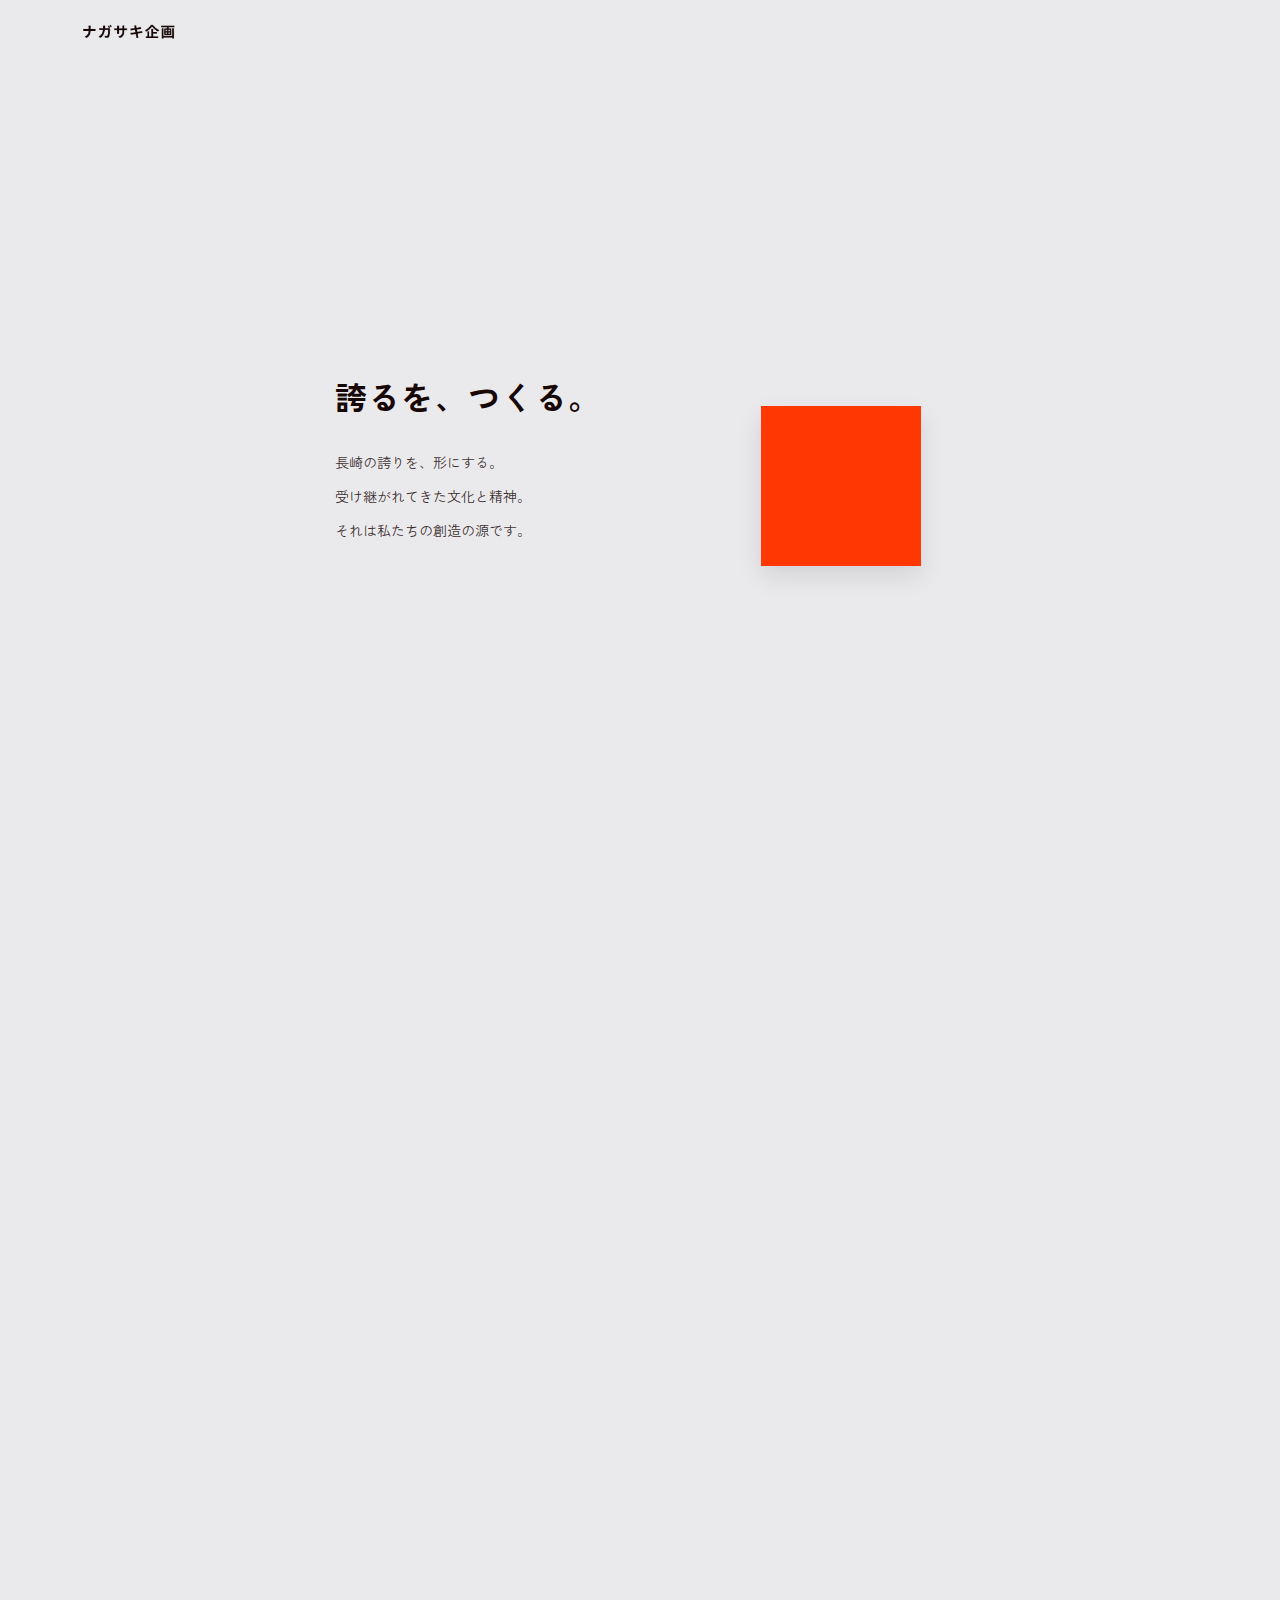
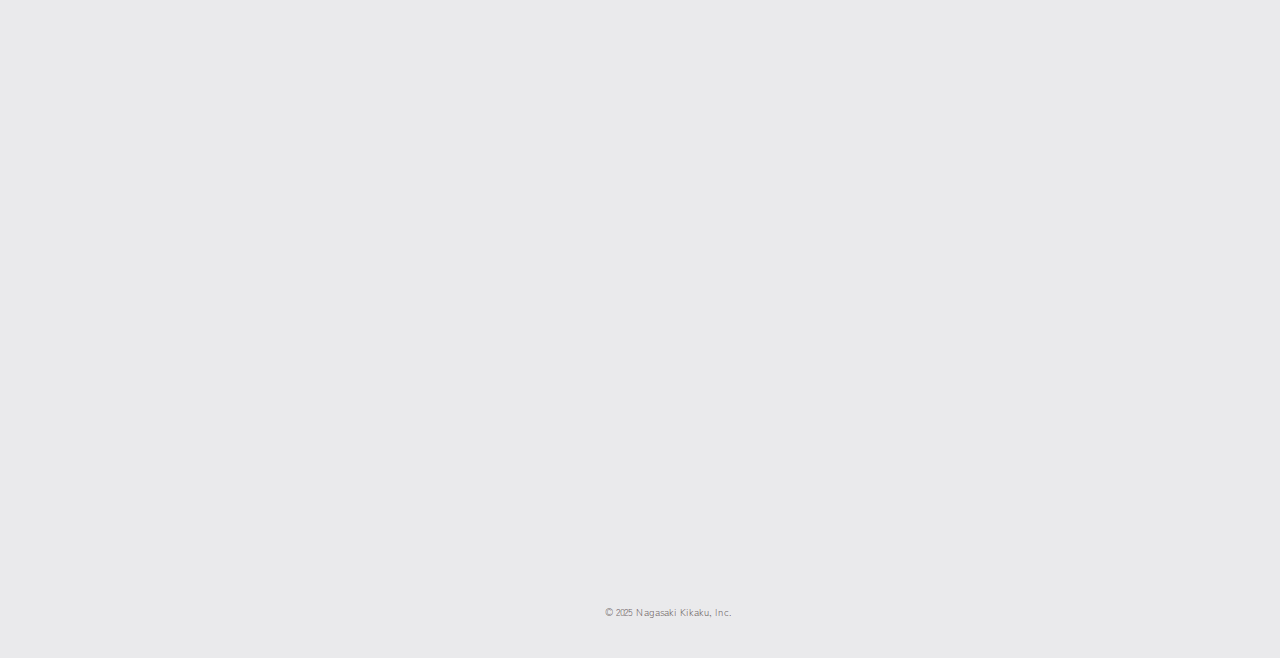
<file: index.html>
<!DOCTYPE html>
<html lang="ja">
<head>
    <meta charset="UTF-8">
    <meta name="viewport" content="width=device-width, initial-scale=1.0">
    <title>株式会社ナガサキ企画（Nagasaki Kikaku, Inc.） | マーケティング支援・集客支援・事業開発・広告運用・Webサイト制作</title>
    <meta name="description" content="誇るを、つくる。経営やマーケティング、集客支援専門の株式会社ナガサキ企画。事業開発支援、広告運用代行、Webサイト制作、集客戦略立案を成果報酬型で提供。売上アップと事業成長をサポートします。">
    <meta name="keywords" content="マーケティング支援,集客支援,事業開発支援,広告運用,Web制作,長崎,ナガサキ企画,集客戦略,売上アップ,成果報酬,デジタルマーケティング,広告代行,ホームページ制作,SEO対策">
    <meta name="author" content="ナガサキ企画">
    <meta name="robots" content="index, follow">
    <link rel="canonical" href="https://nagasaki-kikaku.com/">
    
    <!-- Favicon -->
    <link rel="icon" type="image/png" sizes="32x32" href="assets/favicon.png">
    <link rel="icon" type="image/png" sizes="16x16" href="assets/favicon.png">
    <link rel="apple-touch-icon" sizes="180x180" href="assets/favicon.png">
    
    <!-- Open Graph / Facebook -->
    <meta property="og:type" content="website">
    <meta property="og:url" content="https://nagasaki-kikaku.com/">
    <meta property="og:title" content="株式会社ナガサキ企画（Nagasaki Kikaku, Inc.）｜誇るを、つくる。経営やマーケティング支援・集客支援・事業開発ならナガサキ企画">
    <meta property="og:description" content="誇るを、つくる。経営やマーケティング・集客支援専門のナガサキ企画。事業開発支援、広告運用代行、Webサイト制作、集客戦略立案を成果報酬型で提供。">
    <meta property="og:image" content="https://nagasaki-kikaku.com/assets/thumbnail.png">
    <meta property="og:locale" content="ja_JP">
    <meta property="og:site_name" content="ナガサキ企画">
    
    <!-- Twitter -->
    <meta name="twitter:card" content="summary">
    <meta name="twitter:url" content="https://nagasaki-kikaku.com/">
    <meta name="twitter:title" content="株式会社ナガサキ企画（Nagasaki Kikaku, Inc.）｜誇るを、つくる。経営やマーケティング支援・集客支援・事業開発ならナガサキ企画">
    <meta name="twitter:description" content="誇るを、つくる。経営やマーケティング・集客支援専門のナガサキ企画。事業開発支援、広告運用代行、Webサイト制作、集客戦略立案を成果報酬型で提供。">
    <meta name="twitter:image" content="https://nagasaki-kikaku.com/assets/thumbnail.png">
    <link rel="preconnect" href="https://fonts.googleapis.com">
    <link rel="preconnect" href="https://fonts.gstatic.com" crossorigin>
    <link href="https://fonts.googleapis.com/css2?family=Zen+Kaku+Gothic+New:wght@400;500;700&display=swap" rel="stylesheet">
    <link rel="stylesheet" href="style.css">
    
    <!-- パフォーマンス最適化 -->
    <meta http-equiv="Cache-Control" content="public, max-age=86400">
    <link rel="preload" href="assets/logo.png" as="image" type="image/png">
    
    <!-- Google tag (gtag.js) -->
    <script async src="https://www.googletagmanager.com/gtag/js?id=G-TRCMHT8680"></script>
    <script>
      window.dataLayer = window.dataLayer || [];
      function gtag(){dataLayer.push(arguments);}
      gtag('js', new Date());

      gtag('config', 'G-TRCMHT8680');
    </script>
    
    <!-- JSON-LD構造化データ -->
    <script type="application/ld+json">
    {
      "@context": "https://schema.org",
      "@type": "Organization",
      "name": "株式会社ナガサキ企画",
      "alternateName": "Nagasaki Kikaku, Inc.",
      "legalName": "株式会社ナガサキ企画",
      "url": "https://nagasaki-kikaku.com",
      "logo": "https://nagasaki-kikaku.com/assets/logo.png",
      "description": "長崎のマーケティング・集客支援専門のナガサキ企画。事業開発支援、広告運用代行、Webサイト制作、集客戦略立案を成果報酬型で提供。売上アップと事業成長をサポートします。",
      "email": "info@nagasaki-kikaku.com",
      "address": {
        "@type": "PostalAddress",
        "addressLocality": "長崎",
        "addressCountry": "JP"
      },
      "serviceType": ["マーケティング支援", "集客支援", "事業開発支援", "広告運用", "Webサイト制作", "集客戦略立案", "デジタルマーケティング", "SEO対策"],
      "paymentAccepted": "成果報酬",
      "foundingLocation": {
        "@type": "Place",
        "name": "長崎"
      },
      "areaServed": {
        "@type": "Place",
        "name": "長崎"
      },
      "makesOffer": [
        {
          "@type": "Offer",
          "itemOffered": {
            "@type": "Service",
            "name": "マーケティング支援",
            "description": "集客戦略立案、デジタルマーケティング施策の企画・実行"
          }
        },
        {
          "@type": "Offer",
          "itemOffered": {
            "@type": "Service",
            "name": "広告運用代行",
            "description": "Web広告の企画・運用・最適化代行サービス"
          }
        },
        {
          "@type": "Offer",
          "itemOffered": {
            "@type": "Service",
            "name": "Webサイト制作",
            "description": "集客に特化したホームページ・Webサイトの企画制作"
          }
        }
      ]
    }
    </script>
</head>
<body>
    <header class="header" role="banner">
        <div class="container header-inner">
            <a class="brand" href="#top" aria-label="ナガサキ企画">
                <img src="assets/logo.png" alt="ナガサキ企画のロゴ" loading="eager" width="160" height="40">
            </a>
        </div>
    </header>

    <main id="top">
        <section class="hero reveal" aria-label="イントロ">
            <div class="container hero-inner">
                <div class="hero-copy">
                    <h1>誇るを、つくる。</h1>
                    <p class="lines">
                        <span class="line-reveal">長崎の誇りを、形にする。</span>
                        <span class="line-reveal">受け継がれてきた文化と精神。</span>
                        <span class="line-reveal">それは私たちの創造の源です。</span>
                        <span class="line-reveal">誇りがあるから、つくり続ける。</span>
                        <span class="line-reveal">妥協なく、心を込めて。</span>
                    </p>
                </div>
                <div class="hero-mark" aria-hidden="true"></div>
            </div>
        </section>

        <section class="services reveal" id="services" aria-labelledby="services-title">
            <div class="container section-inner">
                <div class="section-title">
                    <span class="dot" aria-hidden="true"></span>
                    <h2 id="services-title">事業内容</h2>
                </div>
                <ul class="service-list">
                    <li>マーケティング支援・集客戦略立案</li>
                    <li>広告運用代行（Web広告・デジタル広告）</li>
                    <li>Webサイト制作・ホームページ制作</li>
                    <li>事業開発支援・新規事業立ち上げ</li>
                    <li>SEO対策・コンテンツマーケティング</li>
                    <li>売上改善・事業成長サポート</li>
                </ul>
                <p class="note">※基本的には成果報酬型で承っています。まずはお気軽にご相談ください。</p>
            </div>
        </section>

        <section class="company reveal" id="company" aria-labelledby="company-title">
            <div class="container section-inner">
                <div class="section-title">
                    <span class="dot" aria-hidden="true"></span>
                    <h2 id="company-title">会社概要</h2>
                </div>
                <table class="company-table">
                    <tr>
                        <th>会社名（法人名）</th>
                        <td>株式会社ナガサキ企画</td>
                    </tr>
                    <tr>
                        <th>法人番号</th>
                        <td>4010901057737</td>
                    </tr>
                    <tr>
                        <th>設立年月</th>
                        <td>2025年7月7日</td>
                    </tr>
                </table>
            </div>
        </section>

        <section class="contact reveal" id="contact" aria-labelledby="contact-title">
            <div class="container section-inner">
                <div class="section-title">
                    <span class="dot" aria-hidden="true"></span>
                    <h2 id="contact-title">お問合せ</h2>
                </div>
                <p class="contact-mail"><a href="mailto:info@nagasaki-kikaku.com">info@nagasaki-kikaku.com</a></p>
            </div>
        </section>
    </main>

    <script>
    (function(){
      var circle = document.querySelector('.hero-mark');
      var hero = document.querySelector('.hero');
      if (!circle || !hero) return;
      var targetX = 0, targetY = 0;
      var posX = 0, posY = 0;
      var ease = 0.5; // stronger follow per request
      var range = 56; // travel range per request

      function updateTargetFromClient(x, y){
        var rect = hero.getBoundingClientRect();
        // 正規化: ヒーロー中心を0, 端で±0.5付近
        var mx = ((x - rect.left) / rect.width) - 0.5;
        var my = ((y - rect.top) / rect.height) - 0.5;
        // 画面外でも破綻しないようにクランプ
        mx = Math.max(-0.8, Math.min(0.8, mx));
        my = Math.max(-0.8, Math.min(0.8, my));
        targetX = mx * range;
        targetY = my * range;
      }

      function onMouseMove(e){ updateTargetFromClient(e.clientX, e.clientY); }
      function onTouchMove(e){ if (e.touches && e.touches[0]) updateTargetFromClient(e.touches[0].clientX, e.touches[0].clientY); }

      function animate(){
        posX += (targetX - posX) * ease;
        posY += (targetY - posY) * ease;
        var elev = Math.hypot(posX, posY) / range; // 0..1
        var scale = 1 + elev * 0.10; // up to +10%
        circle.style.transform = 'translate(' + posX.toFixed(2) + 'px,' + posY.toFixed(2) + 'px) scale(' + scale.toFixed(3) + ')';
        circle.style.boxShadow = '0 ' + (10 + elev*10).toFixed(0) + 'px ' + (24 + elev*16).toFixed(0) + 'px rgba(0,0,0,' + (0.1 + elev*0.08).toFixed(2) + ')';
        requestAnimationFrame(animate);
      }

      // ドキュメント全体で反応、タッチにも対応
      document.addEventListener('mousemove', onMouseMove, { passive: true });
      document.addEventListener('touchmove', onTouchMove, { passive: true });
      // 初期位置を中心に
      var heroRect = hero.getBoundingClientRect();
      updateTargetFromClient(heroRect.left + heroRect.width/2, heroRect.top + heroRect.height/2);
      animate();
    })();
    </script>
    <script>
    (function(){
      // Section stagger reveal
      var items = document.querySelectorAll('.reveal');
      if (!('IntersectionObserver' in window) || !items.length) {
        items.forEach(function(el){ el.classList.add('is-visible'); });
      } else {
        var io = new IntersectionObserver(function(entries){
          entries.forEach(function(entry){
            if (entry.isIntersecting) {
              entry.target.classList.add('is-visible');
              io.unobserve(entry.target);
            }
          });
        }, { threshold: 0.12 });
        items.forEach(function(el, i){
          el.style.transitionDelay = (i * 0.12) + 's';
          io.observe(el);
        });
      }
      // Line-by-line reveal in hero paragraph
      var lineNodes = document.querySelectorAll('.lines .line-reveal');
      if (!lineNodes.length) return;
      var lineIndex = 0;
      function revealNextLine(){
        if (lineIndex >= lineNodes.length) return;
        lineNodes[lineIndex].classList.add('is-visible');
        lineIndex += 1;
        setTimeout(revealNextLine, 400); // delay between lines
      }
      // Start when hero section becomes visible
      var hero = document.querySelector('.hero');
      if (!('IntersectionObserver' in window) || !hero) {
        revealNextLine();
      } else {
        var heroIO = new IntersectionObserver(function(entries){
          entries.forEach(function(entry){
            if (entry.isIntersecting) {
              revealNextLine();
              heroIO.disconnect();
            }
          });
        }, { threshold: 0.2 });
        heroIO.observe(hero);
      }
    })();
    </script>
    <footer class="footer" role="contentinfo">
        <div class="container">
            <small>© 2025 Nagasaki Kikaku, Inc.</small>
        </div>
    </footer>
</body>
</html>
</file>
<file: style.css>
/* Base */
html, body { height: 100%; }
body { margin: 0; font-family: 'Zen Kaku Gothic New', 'Noto Sans JP', system-ui, -apple-system, sans-serif; color: #180707; line-height: 2.4; font-size: 14px; background-color: #EAEAEC; }
.container { max-width: 960px; margin: 0 auto; padding: 0 24px; padding-left: 80px; }
.header .container { padding-left: 80px; }
a { color: inherit; text-decoration: none; }

/* Header */
.header { height: 64px; display: flex; align-items: center; }
.header-inner { display: flex; align-items: center; justify-content: flex-start; }
.brand { position: fixed; top: 12px; left: 80px; z-index: 1000; }
.brand img { height: 40px; width: auto; display: block; }

/* Hero */
.hero { position: relative; min-height: calc(100vh - 56px); display: flex; align-items: center; padding-bottom: 72px; }
.hero-inner { display: grid; grid-template-columns: 1fr 320px; gap: 80px; align-items: center; }
.hero-copy h1 { font-size: 32px; letter-spacing: 0.04em; margin: 0 0 12px; }
.hero-copy p { margin: 0; font-size: 14px; color: rgba(24,7,7,0.85); }
.hero-mark { 
  width: 160px; 
  height: 160px; 
  background: #FF3702; 
  justify-self: center; 
  box-shadow: 0 10px 24px rgba(0,0,0,0.08); 
  will-change: transform, box-shadow, clip-path; 
  transition: box-shadow 0.25s ease;
  animation: morphShape 18s cubic-bezier(0.25, 0.1, 0.25, 1) infinite;
}

@keyframes morphShape {
  0% { 
    clip-path: circle(50% at 50% 50%);
  }
  5% {
    clip-path: ellipse(49% 49% at 50% 50%);
  }
  10% {
    clip-path: ellipse(47% 47% at 50% 50%);
  }
  15% {
    clip-path: ellipse(45% 45% at 50% 50%);
  }
  20% {
    clip-path: polygon(50% 30%, 35% 70%, 65% 70%);
  }
  22% {
    clip-path: polygon(50% 25%, 30% 75%, 70% 75%);
  }
  24% {
    clip-path: polygon(50% 20%, 25% 80%, 75% 80%);
  }
  26% {
    clip-path: polygon(50% 18%, 23% 82%, 77% 82%);
  }
  28% {
    clip-path: polygon(50% 15%, 20% 85%, 80% 85%);
  }
  30% {
    clip-path: polygon(50% 13.4%, 19.3% 86.6%, 80.7% 86.6%);
  }
  33.33% {
    clip-path: polygon(50% 13.4%, 19.3% 86.6%, 80.7% 86.6%);
  }
  36% {
    clip-path: polygon(48% 16%, 18% 84%, 78% 86%);
  }
  38% {
    clip-path: polygon(45% 20%, 17% 82%, 75% 85%);
  }
  40% {
    clip-path: polygon(40% 25%, 16% 80%, 70% 82%);
  }
  42% {
    clip-path: polygon(35% 30%, 15% 78%, 65% 80%);
  }
  44% {
    clip-path: polygon(30% 32%, 15% 75%, 60% 78%);
  }
  46% {
    clip-path: polygon(28% 30%, 18% 70%, 58% 75%);
  }
  48% {
    clip-path: polygon(26% 28%, 22% 65%, 56% 72%);
  }
  50% {
    clip-path: polygon(25% 25%, 25% 75%, 75% 75%, 75% 25%);
  }
  52% {
    clip-path: polygon(22% 22%, 22% 78%, 78% 78%, 78% 22%);
  }
  54% {
    clip-path: polygon(20% 20%, 20% 80%, 80% 80%, 80% 20%);
  }
  56% {
    clip-path: polygon(18% 18%, 18% 82%, 82% 82%, 82% 18%);
  }
  58% {
    clip-path: polygon(16% 16%, 16% 84%, 84% 84%, 84% 16%);
  }
  60% {
    clip-path: polygon(15% 15%, 15% 85%, 85% 85%, 85% 15%);
  }
  66.66% {
    clip-path: polygon(15% 15%, 15% 85%, 85% 85%, 85% 15%);
  }
  68% {
    clip-path: polygon(16% 16%, 16% 84%, 84% 84%, 84% 16%);
  }
  70% {
    clip-path: polygon(18% 18%, 18% 82%, 82% 82%, 82% 18%);
  }
  72% {
    clip-path: polygon(22% 22%, 22% 78%, 78% 78%, 78% 22%);
  }
  74% {
    clip-path: polygon(26% 26%, 26% 74%, 74% 74%, 74% 26%);
  }
  76% {
    clip-path: polygon(30% 30%, 30% 70%, 70% 70%, 70% 30%);
  }
  78% {
    clip-path: polygon(35% 35%, 35% 65%, 65% 65%, 65% 35%);
  }
  80% {
    clip-path: ellipse(48% 48% at 50% 50%);
  }
  82% {
    clip-path: ellipse(49% 49% at 50% 50%);
  }
  84% {
    clip-path: ellipse(49.5% 49.5% at 50% 50%);
  }
  86% {
    clip-path: ellipse(49.8% 49.8% at 50% 50%);
  }
  88% {
    clip-path: ellipse(49.9% 49.9% at 50% 50%);
  }
  90% {
    clip-path: ellipse(49.95% 49.95% at 50% 50%);
  }
  95% {
    clip-path: circle(49.9% at 50% 50%);
  }
  100% { 
    clip-path: circle(50% at 50% 50%);
  }
}
.scroll-indicator { display: none; }
/* sentinel no longer used */
.arrow-pin-sentinel { display: none; }

/* Sections */
.section-inner { padding: 56px 0; text-align: center; }
.section-title { display: inline-flex; align-items: center; gap: 8px; margin-bottom: 12px; position: relative; }
.section-title .dot { width: 12px; height: 12px; border-radius: 9999px; background: #FF3702; position: static; transform: none; }
.section-title h2 { font-size: 24px; letter-spacing: 0.04em; margin: 0; }
.service-list { list-style: none; padding: 0; margin: 12px 0; display: inline-block; text-align: center; }
.service-list li { margin: 8px 0; padding: 0; }
.service-list li::before { content: none; }
/* Services section layout per image: left-aligned title with red dot and dotted list */
.services .section-inner { text-align: left; }
.services .section-title { display: flex; align-items: center; gap: 8px; }
.services .service-list { display: block; text-align: left; margin: 16px 0 0 0; }
.services .service-list li { position: relative; padding-left: 1.4em; margin: 14px 0; }
.services .service-list li::before { content: '・'; position: absolute; left: 0; top: 0; }
/* Company section aligns to same left edge */
.company .section-inner { text-align: left; }
.company .section-title { display: flex; align-items: center; gap: 8px; }
.company-table { margin-top: 16px; border-collapse: collapse; width: 100%; max-width: 500px; }
.company-table th, .company-table td { padding: 12px 16px; text-align: left; font-size: 14px; border-bottom: 1px solid rgba(24,7,7,0.1); }
.company-table th { font-weight: 500; color: #180707; width: 40%; }
.company-table td { color: #180707; }

/* Contact section aligns to same left edge */
.contact .section-inner { text-align: left; }
.contact .section-title { display: flex; align-items: center; gap: 8px; }
.contact .contact-mail { margin-top: 16px; }
.note { margin-top: 12px; font-size: 14px; color: rgba(24,7,7,0.6); }
.contact-mail a { text-decoration: underline; font-weight: 500; }

/* Footer */
.footer { text-align: center; color: rgba(24,7,7,0.6); font-size: 12px; padding: 24px 0 32px; }

/* Reveal on scroll */
.reveal { opacity: 0; transform: translateY(16px); transition: opacity 0.6s ease, transform 0.6s ease; }
.reveal.is-visible { opacity: 1; transform: none; }
/* Line-by-line reveal */
.line-reveal { display: block; opacity: 0; transform: translateY(14px); transition: opacity 0.5s ease, transform 0.5s ease; }
.line-reveal.is-visible { opacity: 1; transform: none; }

/* Shape morphing animation is now unified for all devices */

/* Responsive */
@media (max-width: 768px) {
  /* Preserve 80px left margin on mobile */
  .container { padding-left: 40px; padding-right: 24px; }
  /* Ensure left spacing specifically for the selected sections */
  .services .container, .company .container, .contact .container { padding-left: 40px; padding-right: 24px; }
  .hero-inner { grid-template-columns: 1fr; gap: 64px; }
  .hero { min-height: calc(100vh - 64px); padding-bottom: 0; }
  .hero-mark { width: 120px; height: 120px; animation: morphShape 18s cubic-bezier(0.25, 0.1, 0.25, 1) infinite; }
  /* Header logo 40px from left edge on smartphones */
  .header .container { padding-left: 40px; padding-right: 24px; }
  .brand { left: 40px; }
  /* Slightly tighter vertical rhythm on mobile */
  .section-inner { padding: 40px 0; }
  /* Hero text centered on mobile; use safe side paddings instead of 80px */
  .hero .container { padding-left: 24px; padding-right: 24px; margin: 0 auto; }
  .hero-inner { justify-items: center; text-align: center; align-content: center; }
  .hero-copy { text-align: center; }
  .hero-copy .lines { text-align: left; }
}
/* Ensure services appear below the bottom arrow and offset for header */
.services { padding-top: 80px; scroll-margin-top: 72px; }
</file>
